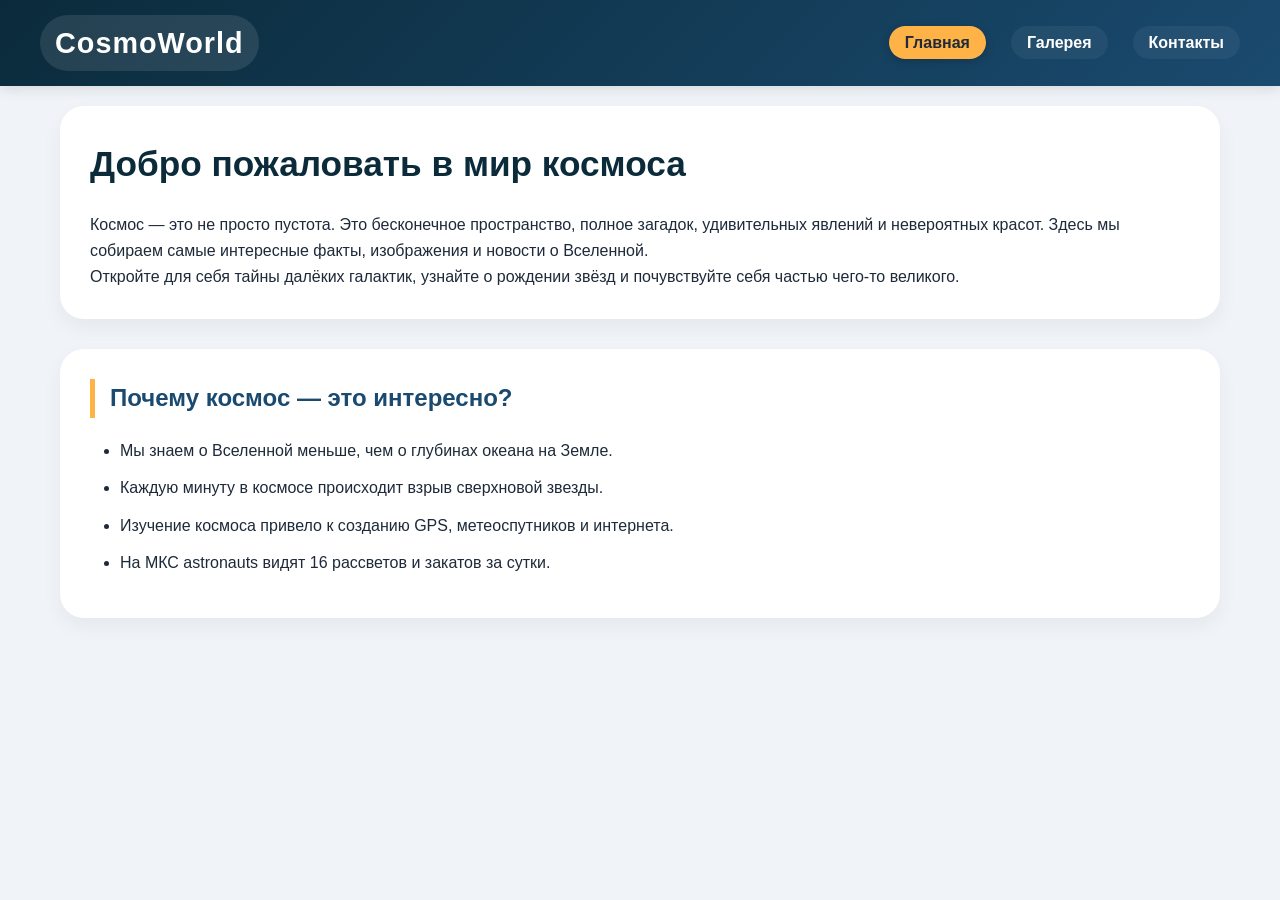
<file: index.html>
<!DOCTYPE html>
<html lang="ru">
<head>
    <meta charset="UTF-8">
    <meta name="viewport" content="width=device-width, initial-scale=1.0">
    <title>Космические горизонты</title>
    <link rel="stylesheet" href="style.css">
</head>
<body>
    <header>
        <div class="header-container">
            <div class="logo">CosmoWorld</div>
            <nav>
                <ul class="nav-menu">
                    <li><a href="index.html" class="active">Главная</a></li>
                    <li><a href="gallery.html">Галерея</a></li>
                    <li><a href="contacts.html">Контакты</a></li>
                </ul>
            </nav>
        </div>
    </header>

    <main>
        <section class="intro">
            <h1>Добро пожаловать в мир космоса</h1>
            <p>Космос — это не просто пустота. Это бесконечное пространство, полное загадок, удивительных явлений и невероятных красот. Здесь мы собираем самые интересные факты, изображения и новости о Вселенной.</p>
            <p>Откройте для себя тайны далёких галактик, узнайте о рождении звёзд и почувствуйте себя частью чего-то великого.</p>
        </section>

        <section class="facts">
            <h2>Почему космос — это интересно?</h2>
            <ul>
                <li>Мы знаем о Вселенной меньше, чем о глубинах океана на Земле.</li>
                <li>Каждую минуту в космосе происходит взрыв сверхновой звезды.</li>
                <li>Изучение космоса привело к созданию GPS, метеоспутников и интернета.</li>
                <li>На МКС astronauts видят 16 рассветов и закатов за сутки.</li>
            </ul>
        </section>
    </main>

</body>
</html>
</file>
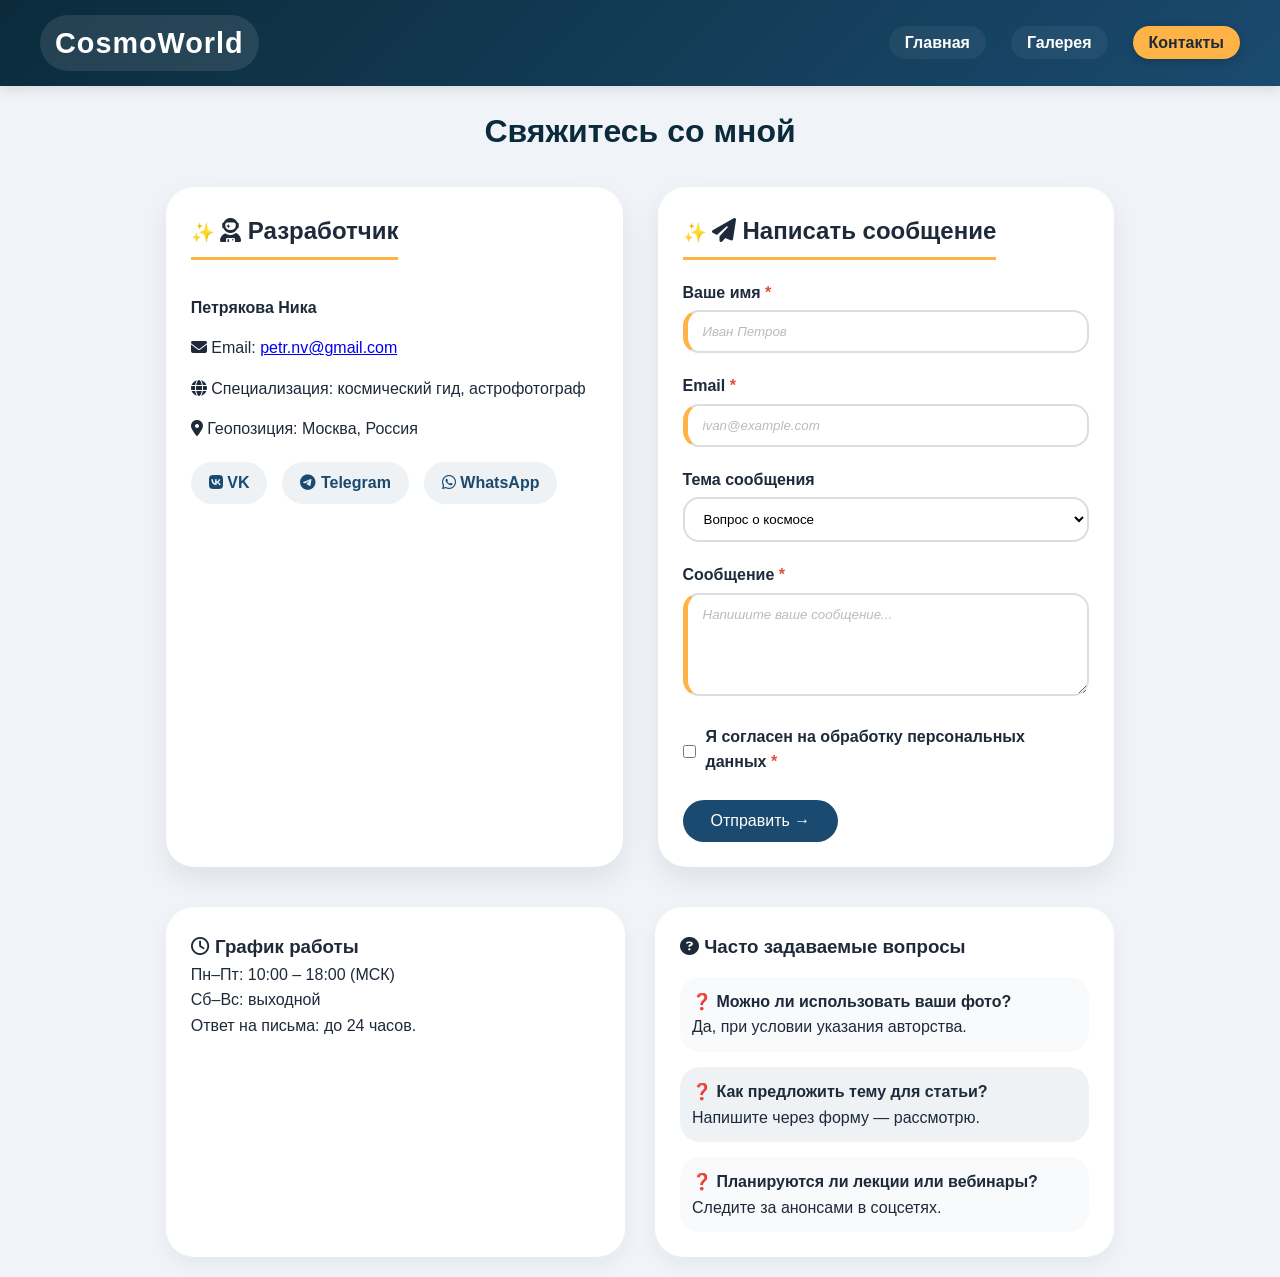
<file: contacts.html>
<!DOCTYPE html>
<html lang="ru">
<head>
    <meta charset="UTF-8">
    <meta name="viewport" content="width=device-width, initial-scale=1.0">
    <title>Контакты — CosmoWorld</title>
    <link rel="stylesheet" href="style.css">
    <link rel="stylesheet" href="https://cdnjs.cloudflare.com/ajax/libs/font-awesome/6.4.0/css/all.min.css">
</head>
<body>
    <header>
        <div class="header-container">
            <div class="logo">CosmoWorld</div>
            <nav>
                <ul class="nav-menu">
                    <li><a href="index.html">Главная</a></li>
                    <li><a href="gallery.html">Галерея</a></li>
                    <li><a href="contacts.html" class="active">Контакты</a></li>
                </ul>
            </nav>
        </div>
    </header>

    <main class="contacts-main">
        <h1>Свяжитесь со мной</h1>
        <div class="contacts-wrapper">
            <!-- Информационная карточка (Flex-блок 1) -->
            <div class="info-card">
                <h2><i class="fas fa-user-astronaut"></i> Разработчик</h2>
                <p><strong>Петрякова Ника</strong></p>
                <p><i class="fas fa-envelope"></i> Email: <a href="mailto:ivan@example.com">petr.nv@gmail.com</a></p>
                <p><i class="fas fa-globe"></i> Специализация: космический гид, астрофотограф</p>
                <p><i class="fas fa-map-marker-alt"></i> Геопозиция: Москва, Россия</p>
                <div class="social-links">
                    <a href="#" class="social-link"><i class="fab fa-vk"></i> VK</a>
                    <a href="#" class="social-link"><i class="fab fa-telegram"></i> Telegram</a>
                    <a href="#" class="social-link"><i class="fab fa-whatsapp"></i> WhatsApp</a>
                </div>
            </div>

            <!-- Форма обратной связи (Flex-блок 2) -->
            <div class="form-container">
                <h2><i class="fas fa-paper-plane"></i> Написать сообщение</h2>
                <form id="contactForm">
                    <div class="form-group">
                        <label for="name">Ваше имя <span class="required-star">*</span></label>
                        <input type="text" id="name" name="name" required placeholder="Иван Петров">
                    </div>
                    <div class="form-group">
                        <label for="email">Email <span class="required-star">*</span></label>
                        <input type="email" id="email" name="email" required placeholder="ivan@example.com">
                    </div>
                    <div class="form-group">
                        <label for="subject">Тема сообщения</label>
                        <select id="subject" name="subject">
                            <option value="question">Вопрос о космосе</option>
                            <option value="cooperation">Сотрудничество</option>
                            <option value="feedback">Отзыв о сайте</option>
                        </select>
                    </div>
                    <div class="form-group">
                        <label for="message">Сообщение <span class="required-star">*</span></label>
                        <textarea id="message" name="message" rows="5" required placeholder="Напишите ваше сообщение..."></textarea>
                    </div>
                    <div class="form-group checkbox-group">
                        <input type="checkbox" id="consent" name="consent" required>
                        <label for="consent">Я согласен на обработку персональных данных <span class="required-star">*</span></label>
                    </div>
                    <button type="submit" class="submit-btn">Отправить →</button>
                </form>
            </div>
        </div>
        <div class="extra-info">
            <div class="schedule">
                <h3><i class="far fa-clock"></i> График работы</h3>
                <p>Пн–Пт: 10:00 – 18:00 (МСК)<br>Сб–Вс: выходной</p>
                <p>Ответ на письма: до 24 часов.</p>
            </div>
            <div class="faq">
                <h3><i class="fas fa-question-circle"></i> Часто задаваемые вопросы</h3>
                <div class="faq-item">
                    <p><strong>❓ Можно ли использовать ваши фото?</strong><br>Да, при условии указания авторства.</p>
                </div>
                <div class="faq-item">
                    <p><strong>❓ Как предложить тему для статьи?</strong><br>Напишите через форму — рассмотрю.</p>
                </div>
                <div class="faq-item">
                    <p><strong>❓ Планируются ли лекции или вебинары?</strong><br>Следите за анонсами в соцсетях.</p>
                </div>
            </div>
        </div>
    </main>

</body>
</html>
</file>
<file: style.css>
/* ========== ОБЩИЙ СБРОС И ГЛОБАЛЬНЫЕ СТИЛИ (ПР1, ПР2) ========== */
* {
    margin: 0;
    padding: 0;
    box-sizing: border-box;
}

body {
    font-family: 'Segoe UI', Tahoma, Geneva, Verdana, sans-serif;
    background-color: #f0f4f8;
    color: #1e2a3a;
    line-height: 1.6;
    display: flex;
    flex-direction: column;
    min-height: 100vh;
}

main {
    flex: 1;
    max-width: 1200px;
    margin: 20px auto;
    padding: 0 20px;
}

/* ========== ШАПКА И НАВИГАЦИЯ (Flexbox — ПР5) ========== */
header {
    background: linear-gradient(135deg, #0b2b3b, #1a4a6f);
    color: white;
    padding: 15px 20px;
    box-shadow: 0 4px 12px rgba(0,0,0,0.1);
}

.header-container {
    max-width: 1200px;
    margin: 0 auto;
    display: flex;
    justify-content: space-between;
    align-items: center;
    flex-wrap: wrap;
    gap: 20px;
}

.logo {
    font-size: 1.8rem;
    font-weight: bold;
    letter-spacing: 1px;
    background: rgba(255,255,255,0.1);
    padding: 5px 15px;
    border-radius: 30px;
}

.nav-menu {
    display: flex;
    list-style: none;
    gap: 25px;
}

.nav-menu li a {
    color: white;
    text-decoration: none;
    font-weight: 600;
    padding: 8px 16px;
    border-radius: 40px;
    transition: all 0.3s ease;
    background-color: rgba(255,255,255,0.05);
}

.nav-menu li a:hover {
    background-color: rgba(255,255,255,0.25);
    transform: translateY(-2px);
}

.nav-menu li a.active {
    background-color: #ffb347;
    color: #1e2a3a;
    box-shadow: 0 2px 8px rgba(0,0,0,0.2);
}

/* ========== ОСНОВНОЙ КОНТЕНТ ГЛАВНОЙ СТРАНИЦЫ (ПР1) ========== */
.intro {
    background: white;
    padding: 30px;
    border-radius: 24px;
    box-shadow: 0 8px 20px rgba(0,0,0,0.05);
    margin-bottom: 30px;
}

.intro h1 {
    color: #0b2b3b;
    margin-bottom: 20px;
    font-size: 2.2rem;
}

.facts {
    background: white;
    padding: 30px;
    border-radius: 24px;
    box-shadow: 0 8px 20px rgba(0,0,0,0.05);
}

.facts h2 {
    color: #1a4a6f;
    margin-bottom: 20px;
    border-left: 5px solid #ffb347;
    padding-left: 15px;
}

.facts ul {
    margin-left: 30px;
}

.facts li {
    margin-bottom: 12px;
}

/* ========== ПОДВАЛ ========== */
footer {
    background: #1e2a3a;
    color: #ccc;
    text-align: center;
    padding: 20px;
    margin-top: 40px;
    border-radius: 20px 20px 0 0;
    font-size: 0.9rem;
}

/* ========== СТИЛИ ДЛЯ ГАЛЕРЕИ (CSS Grid — ПР3) ========== */
.gallery-container {
    max-width: 1200px;
    margin: 20px auto;
    padding: 0 20px;
}

.controls-panel {
    display: flex;
    justify-content: space-between;
    align-items: center;
    background: #e9edf2;
    padding: 15px 25px;
    border-radius: 50px;
    margin-bottom: 25px;
    flex-wrap: wrap;
    gap: 15px;
}

.stats {
    display: flex;
    gap: 25px;
}

.stat-item {
    background: white;
    padding: 8px 18px;
    border-radius: 30px;
    font-weight: bold;
    box-shadow: 0 1px 4px rgba(0,0,0,0.1);
}

.view-controls {
    display: flex;
    gap: 10px;
}

.view-btn {
    background: white;
    border: none;
    padding: 8px 20px;
    border-radius: 40px;
    cursor: pointer;
    font-weight: bold;
    transition: 0.2s;
}

.view-btn.active {
    background: #1a4a6f;
    color: white;
}

.filters {
    background: white;
    padding: 20px;
    border-radius: 24px;
    margin-bottom: 25px;
    display: flex;
    align-items: center;
    gap: 20px;
    flex-wrap: wrap;
}

.filter-buttons {
    display: flex;
    gap: 12px;
    flex-wrap: wrap;
}

.filter-btn {
    background: #eef2f5;
    border: none;
    padding: 8px 18px;
    border-radius: 40px;
    cursor: pointer;
    transition: 0.2s;
}

.filter-btn.active {
    background: #ffb347;
    color: #1e2a3a;
    font-weight: bold;
}

/* ===== CSS GRID ГАЛЕРЕИ ===== */
.gallery-grid {
    display: grid;
    grid-template-columns: repeat(auto-fill, minmax(300px, 1fr));
    gap: 30px;
    margin-bottom: 40px;
}

/* Вид "Список" */
.gallery-grid.list-view {
    grid-template-columns: 1fr;
    max-width: 800px;
    margin-left: auto;
    margin-right: auto;
}

.image-card {
    background: white;
    border-radius: 20px;
    overflow: hidden;
    box-shadow: 0 10px 20px rgba(0,0,0,0.1);
    transition: transform 0.3s, box-shadow 0.3s;
    display: flex;
    flex-direction: column;
}

.image-card:hover {
    transform: translateY(-6px);
    box-shadow: 0 20px 30px rgba(0,0,0,0.15);
}

.card-image {
    position: relative;
    height: 200px;
    overflow: hidden;
}

.gallery-img {
    width: 100%;
    height: 100%;
    object-fit: cover;
    transition: transform 0.5s;
}

.image-card:hover .gallery-img {
    transform: scale(1.03);
}

.image-overlay {
    position: absolute;
    top: 12px;
    right: 12px;
    display: flex;
    gap: 10px;
    opacity: 0;
    transition: opacity 0.3s;
}

.image-card:hover .image-overlay {
    opacity: 1;
}

.like-btn, .zoom-btn {
    background: rgba(255,255,255,0.9);
    border: none;
    width: 40px;
    height: 40px;
    border-radius: 50%;
    cursor: pointer;
    font-size: 16px;
    transition: 0.2s;
    display: inline-flex;
    align-items: center;
    justify-content: center;
    gap: 4px;
}

.like-btn.liked {
    background: #ff6b8b;
    color: white;
}

.like-btn.liked i {
    font-weight: 900;
}

.card-content {
    padding: 20px;
    flex-grow: 1;
}

.image-title {
    font-size: 1.3rem;
    margin-bottom: 8px;
    color: #0b2b3b;
}

.image-date {
    color: #6c757d;
    font-size: 0.85rem;
    margin-bottom: 12px;
}

.image-description {
    margin-bottom: 15px;
}

.image-tags {
    display: flex;
    gap: 8px;
    flex-wrap: wrap;
}

.tag {
    background: #eef2f5;
    padding: 4px 12px;
    border-radius: 20px;
    font-size: 0.75rem;
}

.gallery-info {
    background: linear-gradient(135deg, #2b5876, #1e3c72);
    color: white;
    padding: 25px;
    border-radius: 24px;
    text-align: center;
}

/* ========== СТИЛИ СТРАНИЦЫ КОНТАКТОВ (ПР4, ПР5) ========== */
.contacts-main h1 {
    text-align: center;
    margin-bottom: 30px;
    color: #0b2b3b;
}

.contacts-wrapper {
    display: flex;
    gap: 35px;
    flex-wrap: wrap;
    margin-bottom: 40px;
}

.info-card, .form-container {
    flex: 1;
    min-width: 260px;
    background: white;
    border-radius: 28px;
    padding: 25px;
    box-shadow: 0 12px 28px rgba(0,0,0,0.08);
    transition: 0.2s;
}

.info-card h2, .form-container h2 {
    border-bottom: 3px solid #ffb347;
    display: inline-block;
    margin-bottom: 20px;
    padding-bottom: 6px;
}

.info-card p {
    margin: 15px 0;
}

.social-links {
    display: flex;
    gap: 15px;
    margin-top: 20px;
    flex-wrap: wrap;
}

.social-link {
    background: #eef2f5;
    padding: 8px 18px;
    border-radius: 40px;
    text-decoration: none;
    color: #1a4a6f;
    font-weight: bold;
    transition: 0.2s;
}

.social-link:hover {
    background: #1a4a6f;
    color: white;
}

/* Стили формы и псевдоклассы/псевдоэлементы */
.form-group {
    margin-bottom: 20px;
}

label {
    font-weight: 600;
    display: block;
    margin-bottom: 5px;
}

.required-star {
    color: #e74c3c;
}

input, select, textarea {
    width: 100%;
    padding: 12px 15px;
    border: 2px solid #ddd;
    border-radius: 16px;
    font-family: inherit;
    transition: 0.2s;
    background: white;
}

/* Псевдоклассы :focus, :required */
input:focus, select:focus, textarea:focus {
    border-color: #ffb347;
    outline: none;
    box-shadow: 0 0 0 3px rgba(255,180,71,0.2);
}

input:required, textarea:required {
    border-left: 5px solid #ffb347;
}

/* Псевдоэлемент ::placeholder */
input::placeholder, textarea::placeholder {
    color: #bbb;
    font-style: italic;
}

.checkbox-group {
    display: flex;
    align-items: center;
    gap: 10px;
}

.checkbox-group input {
    width: auto;
}

/* :checked для чекбокса */
.checkbox-group input:checked + label {
    color: #2c3e50;
    font-weight: bold;
}

.submit-btn {
    background: #1a4a6f;
    color: white;
    border: none;
    padding: 12px 28px;
    border-radius: 40px;
    font-size: 1rem;
    cursor: pointer;
    transition: 0.2s;
}

.submit-btn:hover {
    background: #ffb347;
    color: #1e2a3a;
    transform: scale(1.02);
}

/* Псевдоэлемент ::after для обязательных полей (звёздочка уже есть, добавим дополнительно для демонстрации) */
.form-group label::after {
    content: "";
    /* пусто, но звездочка уже стоит. Для примера псевдоэлемента добавим иконку перед заголовками */
}

.info-card h2::before, .form-container h2::before {
    content: "✨ ";
    font-size: 1.2rem;
}

/* ::selection */
::selection {
    background: #ffb347;
    color: #1e2a3a;
}

/* Дополнительный блок (график, FAQ) */
.extra-info {
    display: flex;
    gap: 30px;
    flex-wrap: wrap;
    margin-top: 20px;
}

.schedule, .faq {
    background: white;
    border-radius: 28px;
    padding: 25px;
    flex: 1;
    box-shadow: 0 8px 20px rgba(0,0,0,0.05);
}

.faq-item {
    margin-top: 15px;
    padding: 12px;
    background: #f9fafb;
    border-radius: 20px;
}

/* :nth-child для чередования стилей в FAQ */
.faq-item:nth-child(odd) {
    background: #eef2f5;
}

/* ========== АДАПТИВНОСТЬ (медиа-запросы) ========== */
@media (max-width: 768px) {
    .header-container {
        flex-direction: column;
        text-align: center;
    }
    .nav-menu {
        gap: 15px;
    }
    .controls-panel {
        flex-direction: column;
        align-items: stretch;
        border-radius: 25px;
    }
    .filters {
        flex-direction: column;
        align-items: flex-start;
    }
    .gallery-grid {
        grid-template-columns: 1fr;
    }
    .contacts-wrapper {
        flex-direction: column;
    }
    .extra-info {
        flex-direction: column;
    }
}
</file>
